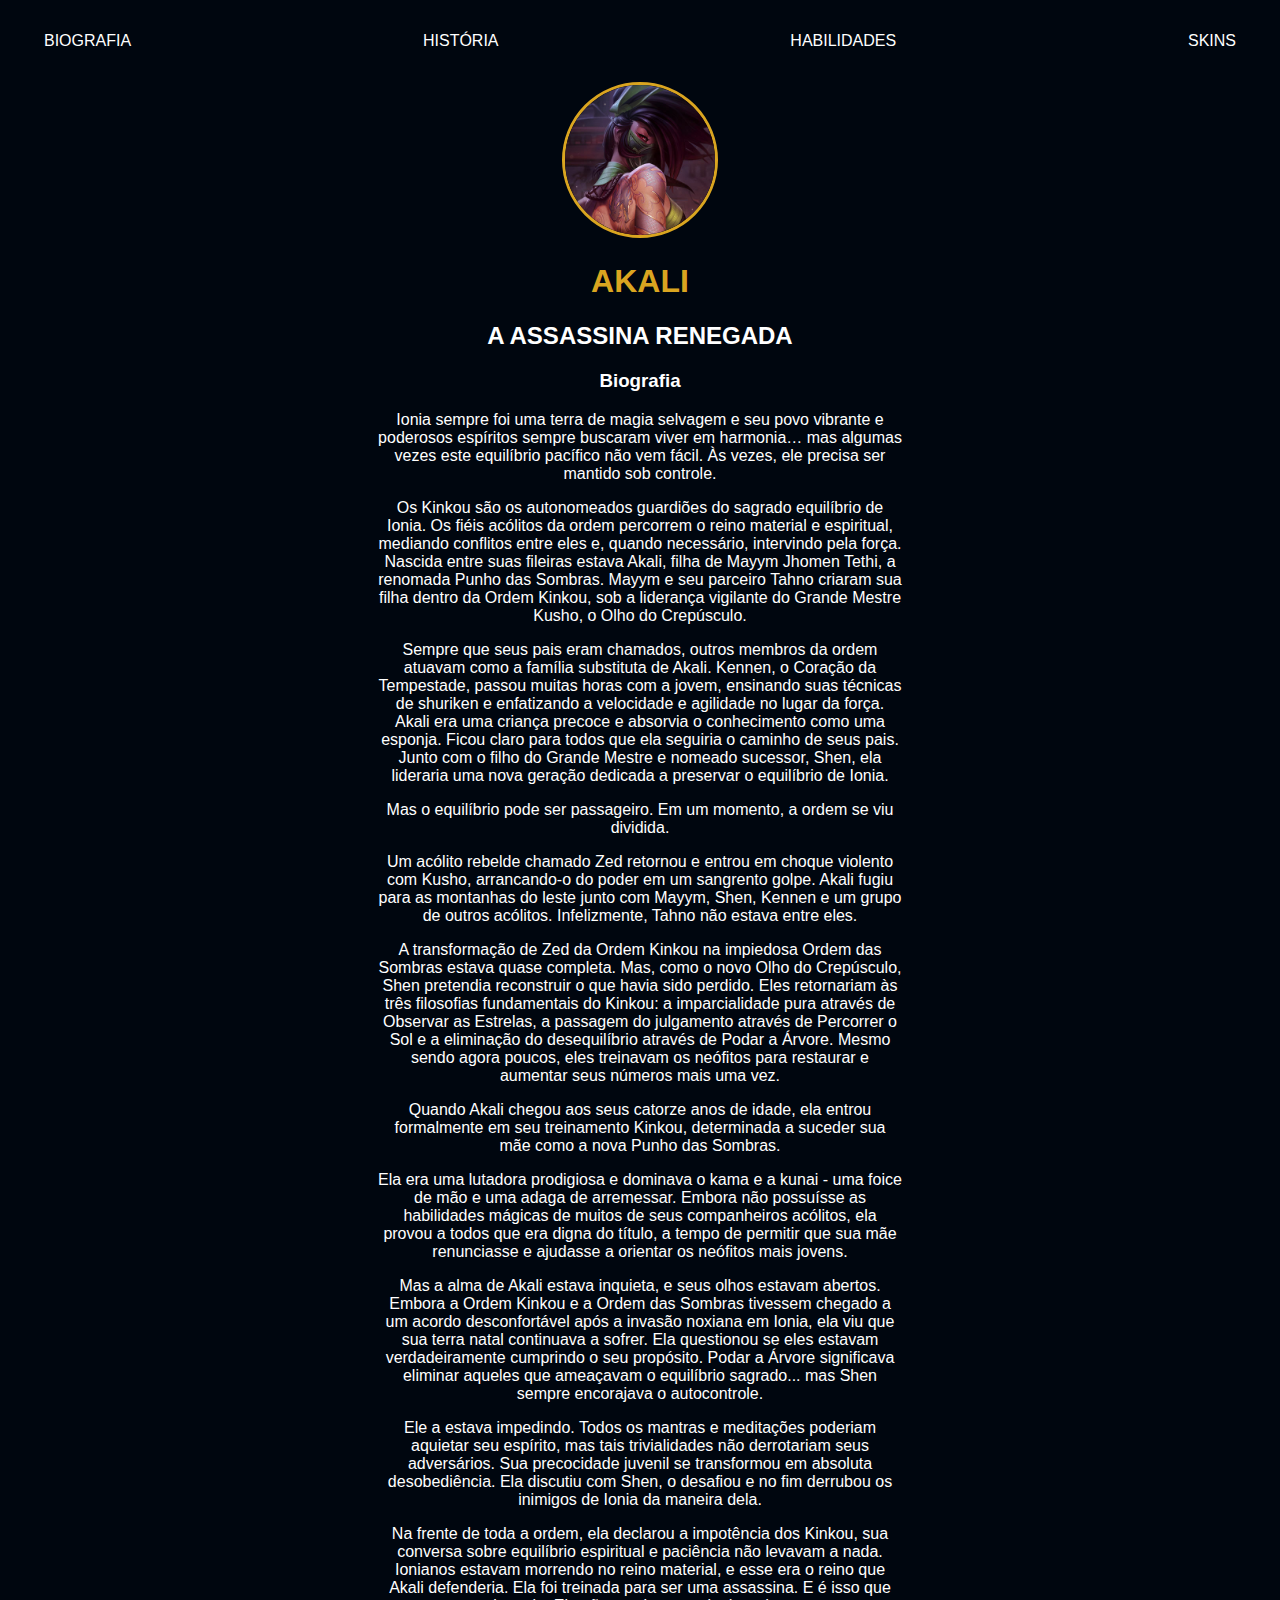
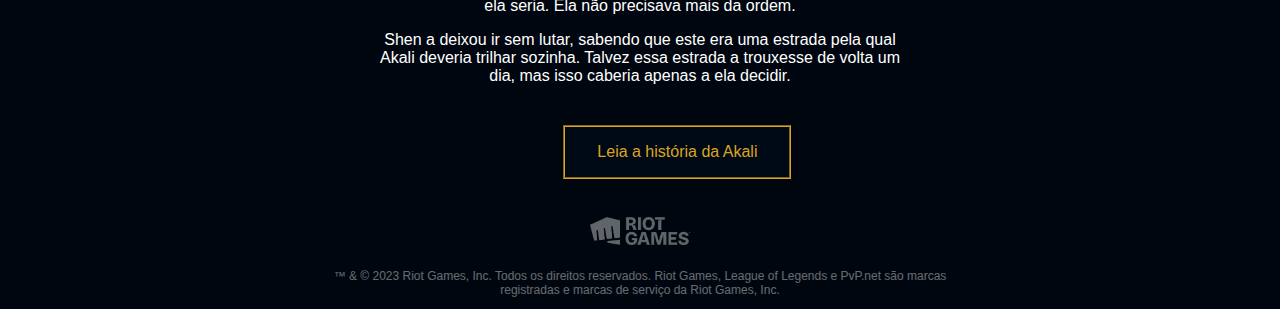
<file: index.html>
<!DOCTYPE html>
<html lang="pt">
<head>
    <meta charset="UTF-8">
    <meta name="viewport" content="width=device-width, initial-scale=1.0">
    <title>Akali - Biografia</title>
    <link rel="icon" href="img/xxeelg0amua51.webp">
    <link rel="stylesheet" href="style.css">
</head>
<body>
    <nav>
        <ul>
            <li>
                <a href="index.html">BIOGRAFIA</a>
            </li>
            <li>
                <a href="historia.html">HISTÓRIA</a>
            </li>
            <li>
                <a href="habilidades.html">HABILIDADES</a>
            </li>
            <li>
                <a href="skins.html">SKINS</a>
            </li>
            
        </ul>
    </nav>
    <header>
        <div class="center">
            <img src="img/Akali.jpg" alt="" srcset="">
        </div>
        <h1>AKALI</h1>
        <h2>A ASSASSINA RENEGADA</h2>
    </header>
    <main>
        <div class="texto">
            <section>
                <h3>Biografia</h3>
                <p>Ionia sempre foi uma terra de magia selvagem e seu povo vibrante e poderosos espíritos sempre buscaram viver em harmonia… mas algumas vezes este equilíbrio pacífico não vem fácil. Às vezes, ele precisa ser mantido sob controle. <p>
                    Os Kinkou são os autonomeados guardiões do sagrado equilíbrio de Ionia. Os fiéis acólitos da ordem percorrem o reino material e espiritual, mediando conflitos entre eles e, quando necessário, intervindo pela força. Nascida entre suas fileiras estava Akali, filha de Mayym Jhomen Tethi, a renomada Punho das Sombras. Mayym e seu parceiro Tahno criaram sua filha dentro da Ordem Kinkou, sob a liderança vigilante do Grande Mestre Kusho, o Olho do Crepúsculo. <p>        
                    Sempre que seus pais eram chamados, outros membros da ordem atuavam como a família substituta de Akali. Kennen, o Coração da Tempestade, passou muitas horas com a jovem, ensinando suas técnicas de shuriken e enfatizando a velocidade e agilidade no lugar da força. Akali era uma criança precoce e absorvia o conhecimento como uma esponja. Ficou claro para todos que ela seguiria o caminho de seus pais. Junto com o filho do Grande Mestre e nomeado sucessor, Shen, ela lideraria uma nova geração dedicada a preservar o equilíbrio de Ionia. <p>
                    Mas o equilíbrio pode ser passageiro. Em um momento, a ordem se viu dividida. <p>             
                    Um acólito rebelde chamado Zed retornou e entrou em choque violento com Kusho, arrancando-o do poder em um sangrento golpe. Akali fugiu para as montanhas do leste junto com Mayym, Shen, Kennen e um grupo de outros acólitos. Infelizmente, Tahno não estava entre eles. <p>                
                    A transformação de Zed da Ordem Kinkou na impiedosa Ordem das Sombras estava quase completa. Mas, como o novo Olho do Crepúsculo, Shen pretendia reconstruir o que havia sido perdido. Eles retornariam às três filosofias fundamentais do Kinkou: a imparcialidade pura através de Observar as Estrelas, a passagem do julgamento através de Percorrer o Sol e a eliminação do desequilíbrio através de Podar a Árvore. Mesmo sendo agora poucos, eles treinavam os neófitos para restaurar e aumentar seus números mais uma vez. <p>
                    Quando Akali chegou aos seus catorze anos de idade, ela entrou formalmente em seu treinamento Kinkou, determinada a suceder sua mãe como a nova Punho das Sombras. <p>
                    Ela era uma lutadora prodigiosa e dominava o kama e a kunai - uma foice de mão e uma adaga de arremessar. Embora não possuísse as habilidades mágicas de muitos de seus companheiros acólitos, ela provou a todos que era digna do título, a tempo de permitir que sua mãe renunciasse e ajudasse a orientar os neófitos mais jovens. <p>
                    Mas a alma de Akali estava inquieta, e seus olhos estavam abertos. Embora a Ordem Kinkou e a Ordem das Sombras tivessem chegado a um acordo desconfortável após a invasão noxiana em Ionia, ela viu que sua terra natal continuava a sofrer. Ela questionou se eles estavam verdadeiramente cumprindo o seu propósito. Podar a Árvore significava eliminar aqueles que ameaçavam o equilíbrio sagrado... mas Shen sempre encorajava o autocontrole. <p>
                    Ele a estava impedindo. Todos os mantras e meditações poderiam aquietar seu espírito, mas tais trivialidades não derrotariam seus adversários. Sua precocidade juvenil se transformou em absoluta desobediência. Ela discutiu com Shen, o desafiou e no fim derrubou os inimigos de Ionia da maneira dela. <p> 
                    Na frente de toda a ordem, ela declarou a impotência dos Kinkou, sua conversa sobre equilíbrio espiritual e paciência não levavam a nada. Ionianos estavam morrendo no reino material, e esse era o reino que Akali defenderia. Ela foi treinada para ser uma assassina. E é isso que ela seria. Ela não precisava mais da ordem. <p>
                    Shen a deixou ir sem lutar, sabendo que este era uma estrada pela qual Akali deveria trilhar sozinha. Talvez essa estrada a trouxesse de volta um dia, mas isso caberia apenas a ela decidir.</p>
            </section>
            <section class="leia">
                <a href="historia.html">
                    <fieldset>
                        <p>Leia a história da Akali</p>
                    </fieldset>  
                </a> 
            </section>
        </div>
    </main>
    <footer>
        <div class="riot">
            <a href="https://www.riotgames.com/pt-br"> <img src="img/riot.png" alt=""></a>
        </div>
        <p class="direitos">™ &amp; © 2023 Riot Games, Inc. Todos os direitos reservados. Riot Games, League of Legends e PvP.net são marcas<br> registradas e marcas de serviço da Riot Games, Inc.</p>
    </footer>

</body>
</html>
</file>
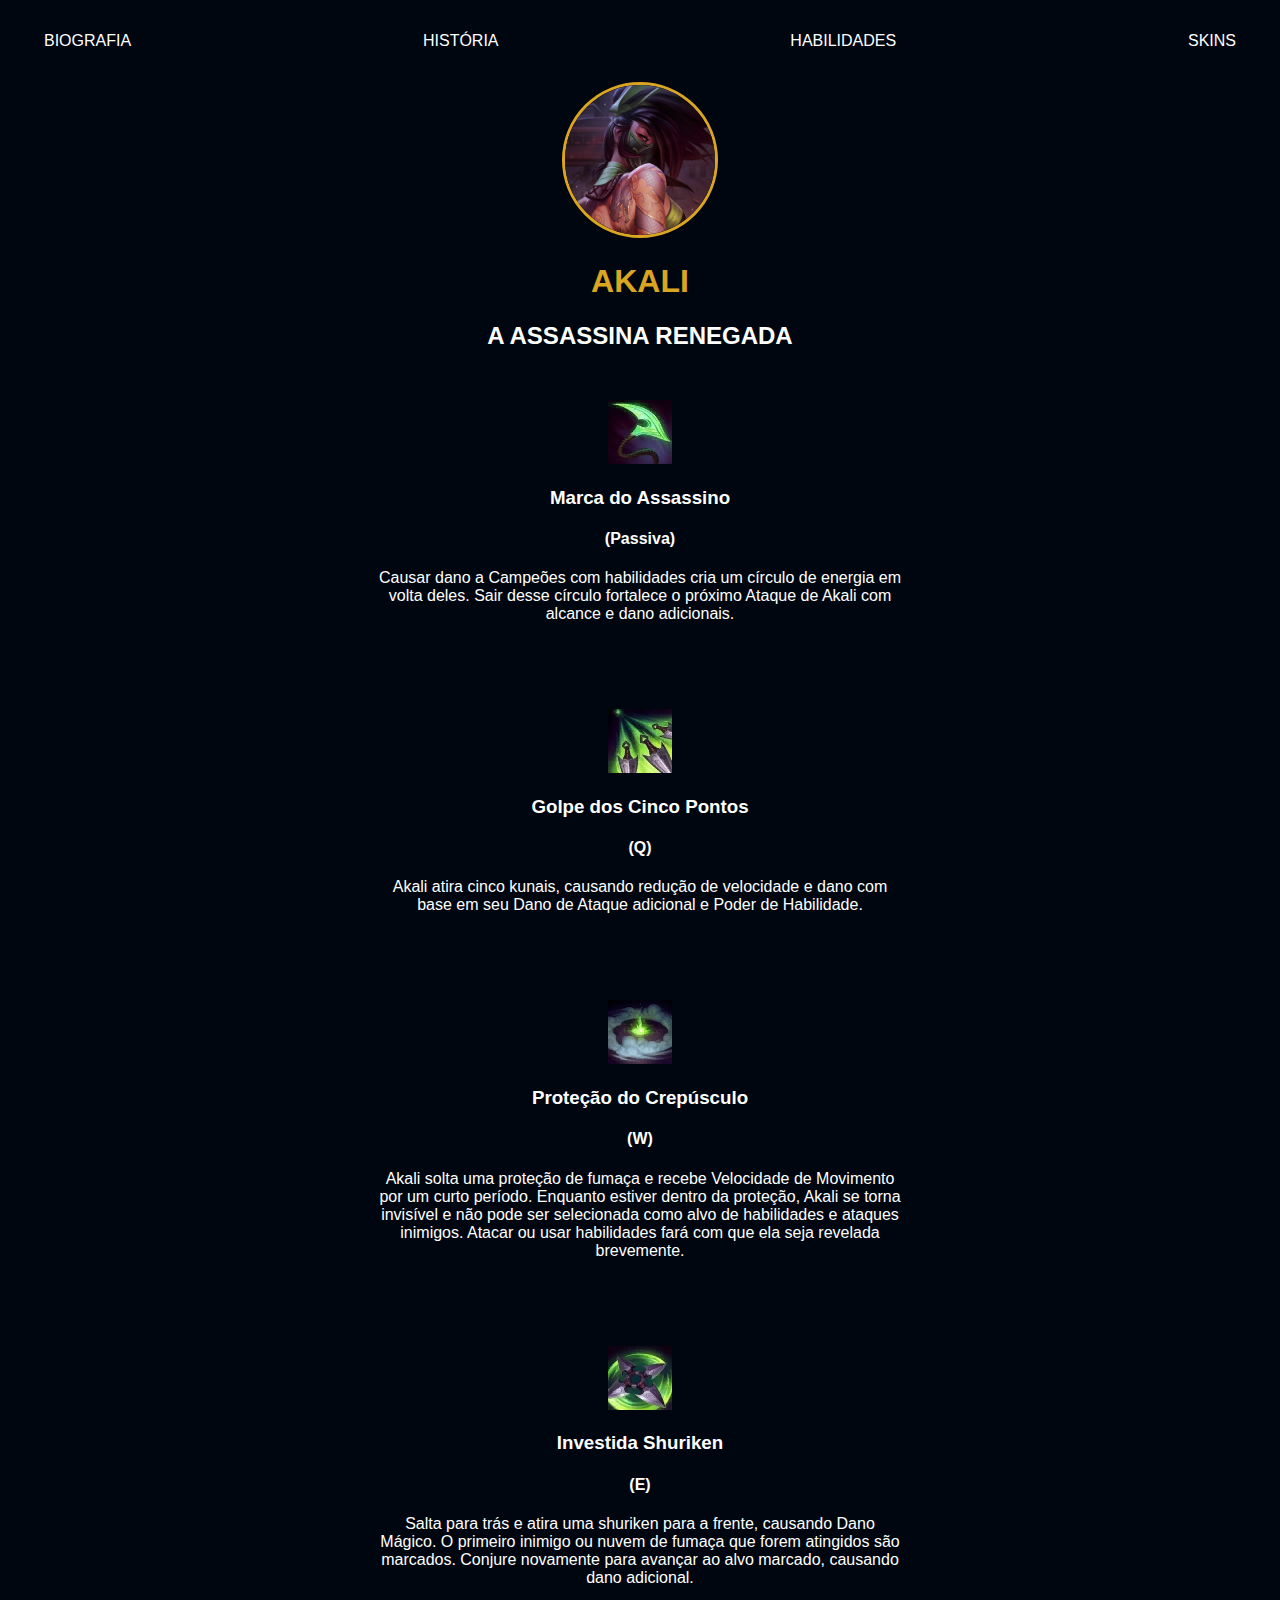
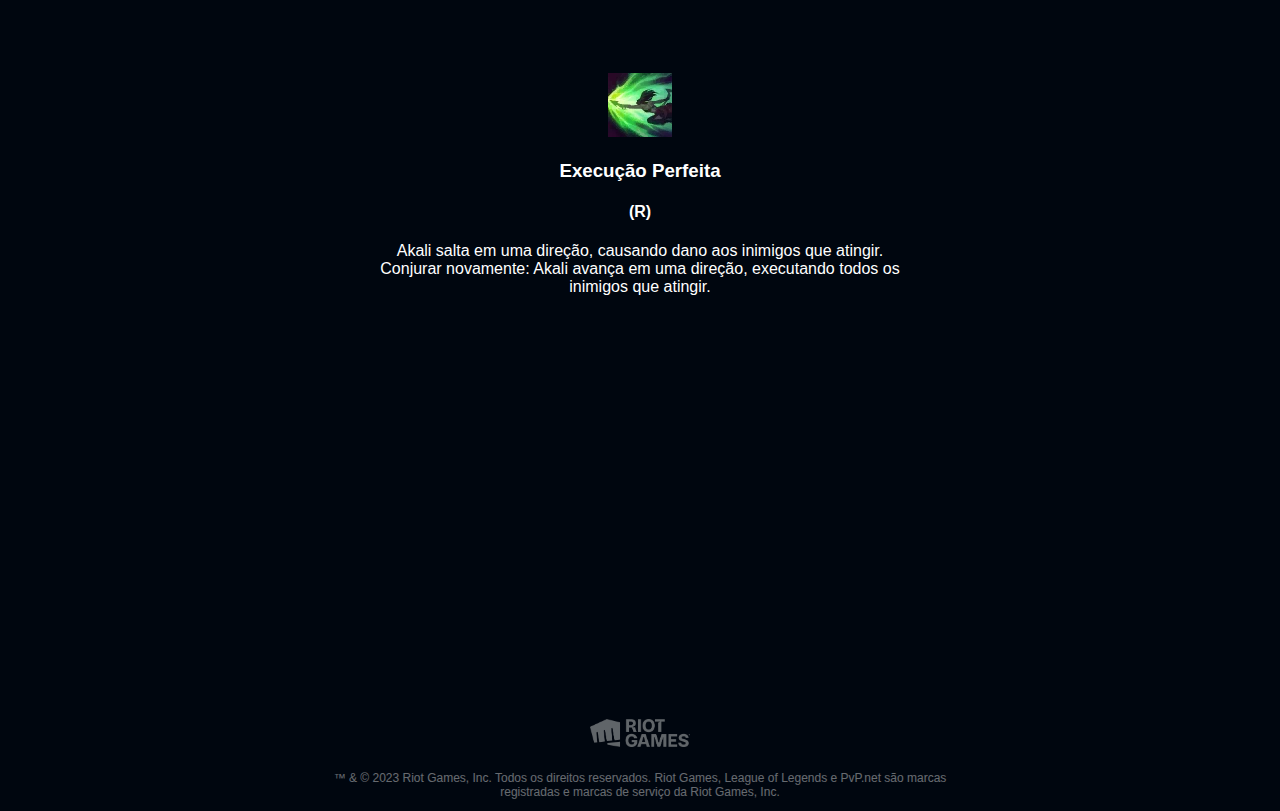
<file: habilidades.html>
<!DOCTYPE html>
<html lang="pt">
<head>
    <meta charset="UTF-8">
    <meta name="viewport" content="width=device-width, initial-scale=1.0">
    <title>Akali - Habilidades</title>
    <link rel="icon" href="img/xxeelg0amua51.webp">
    <link rel="stylesheet" href="style.css">
</head>
<body>
    <nav>
        <ul>
            <li>
                <a href="index.html">BIOGRAFIA</a>
            </li>
            <li>
                <a href="historia.html">HISTÓRIA</a>
            </li>
            <li>
                <a href="habilidades.html">HABILIDADES</a>
            </li>
            <li>
                <a href="skins.html">SKINS</a>
            </li>
            
        </ul>
    </nav>
    <header>
        <div class="center">
            <img src="img/Akali.jpg">
            
        </div>
        <h1>AKALI</h1>
        <h2>A ASSASSINA RENEGADA</h2>
    </header>
        <div  class="habilidades">
            <main>
                    <section class="passiva">   
                    <img src="img/passiva.webp" > 
                    <h3>Marca do Assassino</h3>
                    <h4>(Passiva)</h4>
                    <p>Causar dano a Campeões com habilidades cria um círculo de energia em volta deles. Sair desse círculo fortalece o próximo Ataque de Akali com alcance e dano adicionais.</p>
                </section>
                <section class="Q">  
                    <img src="img/Q.webp" > 
                    <h3>Golpe dos Cinco Pontos</h3>
                    <h4>(Q)</h4>
                    <p>Akali atira cinco kunais, causando redução de velocidade e dano com base em seu Dano de Ataque adicional e Poder de Habilidade.</p>
                </section>
                <section class="W">   
                    <img src="img/W.webp" > 
                    <h3>Proteção do Crepúsculo</h3>
                    <h4>(W)</h4>
                    <p>Akali solta uma proteção de fumaça e recebe Velocidade de Movimento por um curto período. Enquanto estiver dentro da proteção, Akali se torna invisível e não pode ser selecionada como alvo de habilidades e ataques inimigos. Atacar ou usar habilidades fará com que ela seja revelada brevemente.</p>
                </section>
                <section class="E">   
                    <img src="img/E.webp" > 
                    <h3>Investida Shuriken</h3>
                    <h4>(E)</h4> 
                    <p>Salta para trás e atira uma shuriken para a frente, causando Dano Mágico. O primeiro inimigo ou nuvem de fumaça que forem atingidos são marcados. Conjure novamente para avançar ao alvo marcado, causando dano adicional.</p>
                </section>
                <section class="R">   
                    <img src="img/R.webp" >
                    <h3>Execução Perfeita</h3>
                    <h4>(R)</h4>
                    <p>Akali salta em uma direção, causando dano aos inimigos que atingir. Conjurar novamente: Akali avança em uma direção, executando todos os inimigos que atingir.</p>
                </section>
                <section>
                    <iframe width="560" height="315" src="https://www.youtube.com/embed/blPQY79OKoU?si=1xUafR1FUK8KGsKu&amp;start=29" title="YouTube video player" frameborder="0" allow="accelerometer; autoplay; clipboard-write; encrypted-media; gyroscope; picture-in-picture; web-share" allowfullscreen></iframe>
                </section>
            </main>
        </div>
        <footer>
        <div class="riot">
            <a href="https://www.riotgames.com/pt-br"> <img src="img/riot.png" alt=""></a>
        </div>
        <p class="direitos">™ &amp; © 2023 Riot Games, Inc. Todos os direitos reservados. Riot Games, League of Legends e PvP.net são marcas<br> registradas e marcas de serviço da Riot Games, Inc.</p>
    </footer>
</body>
</html>
</file>
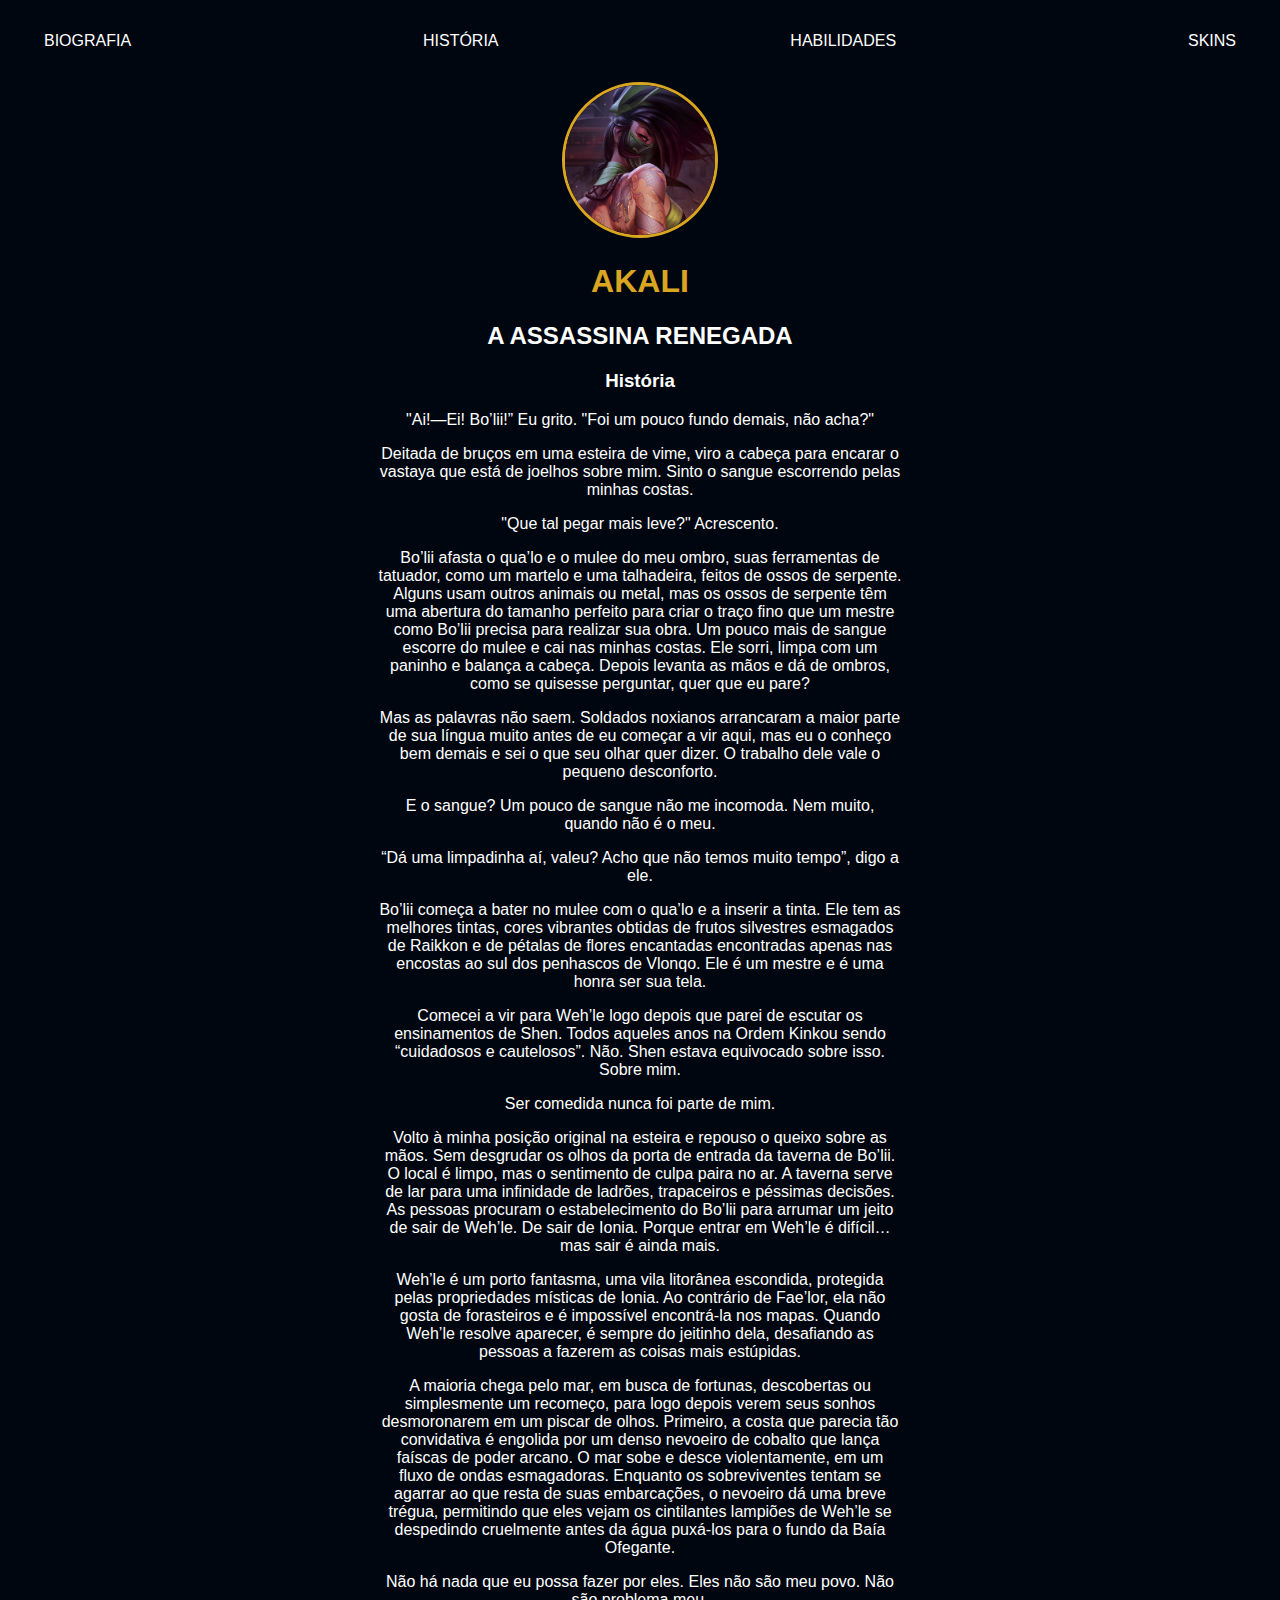
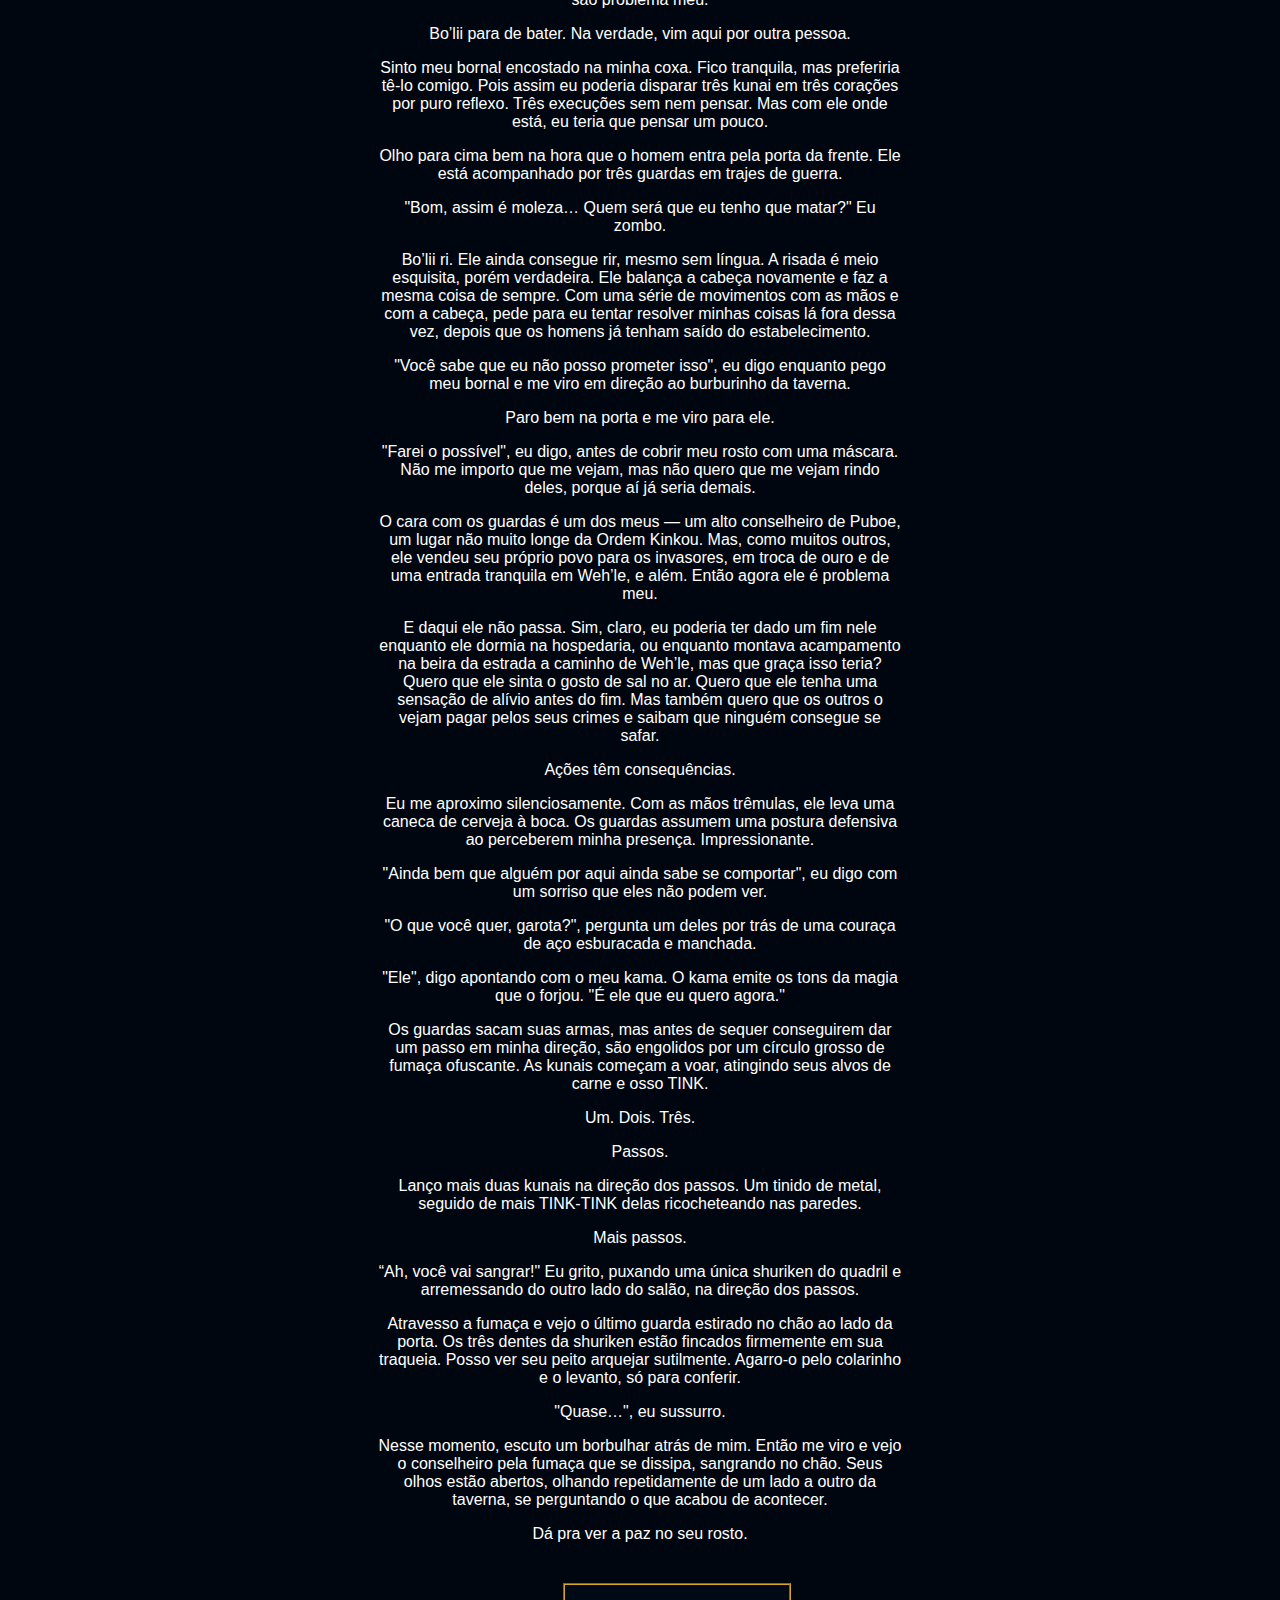
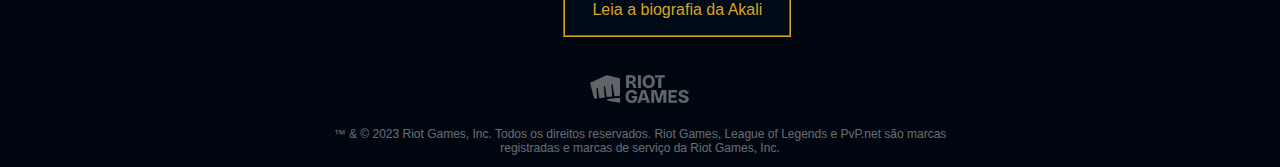
<file: historia.html>
<!DOCTYPE html>
<html lang="pt">
<head>
    <meta charset="UTF-8">
    <meta name="viewport" content="width=device-width, initial-scale=1.0">
    <title>Akali - História</title>
    <link rel="icon" href="img/xxeelg0amua51.webp">
    <link rel="stylesheet" href="style.css">
</head>
<body>
    <nav>
        <ul>
            <li>
                <a href="index.html">BIOGRAFIA</a>
            </li>
            <li>
                <a href="historia.html">HISTÓRIA</a>
            </li>
            <li>
                <a href="habilidades.html">HABILIDADES</a>
            </li>
            <li>
                <a href="skins.html">SKINS</a>
            </li>
            
        </ul>
    </nav>
    <header>
        <div class="center">
            <img src="img/Akali.jpg" alt="" srcset="">
        </div>
        <h1>AKALI</h1>
        <h2>A ASSASSINA RENEGADA</h2>
    </header>
    <main>
        <div class="texto">
            <section>
                <h3>
                    História
                </h3>
                <p>"Ai!—Ei! Bo’lii!” Eu grito. "Foi um pouco fundo demais, não acha?"

                <p>    Deitada de bruços em uma esteira de vime, viro a cabeça para encarar o vastaya que está de joelhos sobre mim. Sinto o sangue escorrendo pelas minhas costas.
                    
                <p>  "Que tal pegar mais leve?" Acrescento.
                    
                 <p>   Bo’lii afasta o qua’lo e o mulee do meu ombro, suas ferramentas de tatuador, como um martelo e uma talhadeira, feitos de ossos de serpente. Alguns usam outros animais ou metal, mas os ossos de serpente têm uma abertura do tamanho perfeito para criar o traço fino que um mestre como Bo’lii precisa para realizar sua obra. Um pouco mais de sangue escorre do mulee e cai nas minhas costas. Ele sorri, limpa com um paninho e balança a cabeça. Depois levanta as mãos e dá de ombros, como se quisesse perguntar, quer que eu pare?
                    
                <p>   Mas as palavras não saem. Soldados noxianos arrancaram a maior parte de sua língua muito antes de eu começar a vir aqui, mas eu o conheço bem demais e sei o que seu olhar quer dizer. O trabalho dele vale o pequeno desconforto.
                    
                <p>    E o sangue? Um pouco de sangue não me incomoda. Nem muito, quando não é o meu.
                    
                <p>   “Dá uma limpadinha aí, valeu? Acho que não temos muito tempo”, digo a ele.
                    
                    <p>    Bo’lii começa a bater no mulee com o qua’lo e a inserir a tinta. Ele tem as melhores tintas, cores vibrantes obtidas de frutos silvestres esmagados de Raikkon e de pétalas de flores encantadas encontradas apenas nas encostas ao sul dos penhascos de Vlonqo. Ele é um mestre e é uma honra ser sua tela.
                    
                        <p>   Comecei a vir para Weh’le logo depois que parei de escutar os ensinamentos de Shen. Todos aqueles anos na Ordem Kinkou sendo “cuidadosos e cautelosos”. Não. Shen estava equivocado sobre isso. Sobre mim.
                    
                            <p>               Ser comedida nunca foi parte de mim.
                    
                                <p>         Volto à minha posição original na esteira e repouso o queixo sobre as mãos. Sem desgrudar os olhos da porta de entrada da taverna de Bo’lii. O local é limpo, mas o sentimento de culpa paira no ar. A taverna serve de lar para uma infinidade de ladrões, trapaceiros e péssimas decisões. As pessoas procuram o estabelecimento do Bo’lii para arrumar um jeito de sair de Weh’le. De sair de Ionia. Porque entrar em Weh’le é difícil… mas sair é ainda mais.
                    
                                    <p>    Weh’le é um porto fantasma, uma vila litorânea escondida, protegida pelas propriedades místicas de Ionia. Ao contrário de Fae’lor, ela não gosta de forasteiros e é impossível encontrá-la nos mapas. Quando Weh’le resolve aparecer, é sempre do jeitinho dela, desafiando as pessoas a fazerem as coisas mais estúpidas.
                    
                                        <p>   A maioria chega pelo mar, em busca de fortunas, descobertas ou simplesmente um recomeço, para logo depois verem seus sonhos desmoronarem em um piscar de olhos. Primeiro, a costa que parecia tão convidativa é engolida por um denso nevoeiro de cobalto que lança faíscas de poder arcano. O mar sobe e desce violentamente, em um fluxo de ondas esmagadoras. Enquanto os sobreviventes tentam se agarrar ao que resta de suas embarcações, o nevoeiro dá uma breve trégua, permitindo que eles vejam os cintilantes lampiões de Weh’le se despedindo cruelmente antes da água puxá-los para o fundo da Baía Ofegante.
                    
                                            <p>  Não há nada que eu possa fazer por eles. Eles não são meu povo. Não são problema meu.
                    
                                                <p>  Bo’lii para de bater. Na verdade, vim aqui por outra pessoa.
                    
                                                    <p> Sinto meu bornal encostado na minha coxa. Fico tranquila, mas preferiria tê-lo comigo. Pois assim eu poderia disparar três kunai em três corações por puro reflexo. Três execuções sem nem pensar. Mas com ele onde está, eu teria que pensar um pouco.
                    
                                                        <p> Olho para cima bem na hora que o homem entra pela porta da frente. Ele está acompanhado por três guardas em trajes de guerra.
                    
                                                            <p> "Bom, assim é moleza… Quem será que eu tenho que matar?" Eu zombo.
                    
                                                                <p> Bo’lii ri. Ele ainda consegue rir, mesmo sem língua. A risada é meio esquisita, porém verdadeira. Ele balança a cabeça novamente e faz a mesma coisa de sempre. Com uma série de movimentos com as mãos e com a cabeça, pede para eu tentar resolver minhas coisas lá fora dessa vez, depois que os homens já tenham saído do estabelecimento.
                    
                                                                    <p> "Você sabe que eu não posso prometer isso", eu digo enquanto pego meu bornal e me viro em direção ao burburinho da taverna.
                    
                                                                        <p>  Paro bem na porta e me viro para ele.
                    
                                                                            <p> "Farei o possível", eu digo, antes de cobrir meu rosto com uma máscara. Não me importo que me vejam, mas não quero que me vejam rindo deles, porque aí já seria demais.
                    
                                                                                <p> O cara com os guardas é um dos meus — um alto conselheiro de Puboe, um lugar não muito longe da Ordem Kinkou. Mas, como muitos outros, ele vendeu seu próprio povo para os invasores, em troca de ouro e de uma entrada tranquila em Weh’le, e além. Então agora ele é problema meu.
                    
                                                                                    <p>  E daqui ele não passa. Sim, claro, eu poderia ter dado um fim nele enquanto ele dormia na hospedaria, ou enquanto montava acampamento na beira da estrada a caminho de Weh’le, mas que graça isso teria? Quero que ele sinta o gosto de sal no ar. Quero que ele tenha uma sensação de alívio antes do fim. Mas também quero que os outros o vejam pagar pelos seus crimes e saibam que ninguém consegue se safar.
                    
                                                                                        <p> Ações têm consequências.
                    
                                                                                            <p> Eu me aproximo silenciosamente. Com as mãos trêmulas, ele leva uma caneca de cerveja à boca. Os guardas assumem uma postura defensiva ao perceberem minha presença. Impressionante.
                    
                                                                                                <p>"Ainda bem que alguém por aqui ainda sabe se comportar", eu digo com um sorriso que eles não podem ver.
                    
                                                                                                    <p> "O que você quer, garota?", pergunta um deles por trás de uma couraça de aço esburacada e manchada.
                    
                                                                                                        <p> "Ele", digo apontando com o meu kama. O kama emite os tons da magia que o forjou. "É ele que eu quero agora."
                    
                                                                                                            <p> Os guardas sacam suas armas, mas antes de sequer conseguirem dar um passo em minha direção, são engolidos por um círculo grosso de fumaça ofuscante. As kunais começam a voar, atingindo seus alvos de carne e osso TINK.
                    
                                                                                                                <p> Um. Dois. Três.
                    
                                                                                                                    <p>  Passos.
                    
                                                                                                                        <p> Lanço mais duas kunais na direção dos passos. Um tinido de metal, seguido de mais TINK-TINK delas ricocheteando nas paredes.
                    
                                                                                                                            <p> Mais passos.
                    
                                                                                                                                <p> “Ah, você vai sangrar!" Eu grito, puxando uma única shuriken do quadril e arremessando do outro lado do salão, na direção dos passos.
                    
                                                                                                                                    <p> Atravesso a fumaça e vejo o último guarda estirado no chão ao lado da porta. Os três dentes da shuriken estão fincados firmemente em sua traqueia. Posso ver seu peito arquejar sutilmente. Agarro-o pelo colarinho e o levanto, só para conferir.
                    
                                                                                                                                        <p> "Quase…", eu sussurro.
                    
                                                                                                                                            <p> Nesse momento, escuto um borbulhar atrás de mim. Então me viro e vejo o conselheiro pela fumaça que se dissipa, sangrando no chão. Seus olhos estão abertos, olhando repetidamente de um lado a outro da taverna, se perguntando o que acabou de acontecer.
                    
                                                                                                                                                <p> Dá pra ver a paz no seu rosto.</p>
            </section>
            <section class="leia">
                <a href="index.html">
                    <fieldset>
                        <p>Leia a biografia da Akali</p>
                    </fieldset>  
                </a> 
            </section>
        </div>
    </main>
    <footer>
        <div class="riot">
            <a href="https://www.riotgames.com/pt-br"> <img src="img/riot.png" alt=""></a>
        </div>
        <p class="direitos">™ &amp; © 2023 Riot Games, Inc. Todos os direitos reservados. Riot Games, League of Legends e PvP.net são marcas<br> registradas e marcas de serviço da Riot Games, Inc.</p>
    </footer>
</body>
</html>
</file>
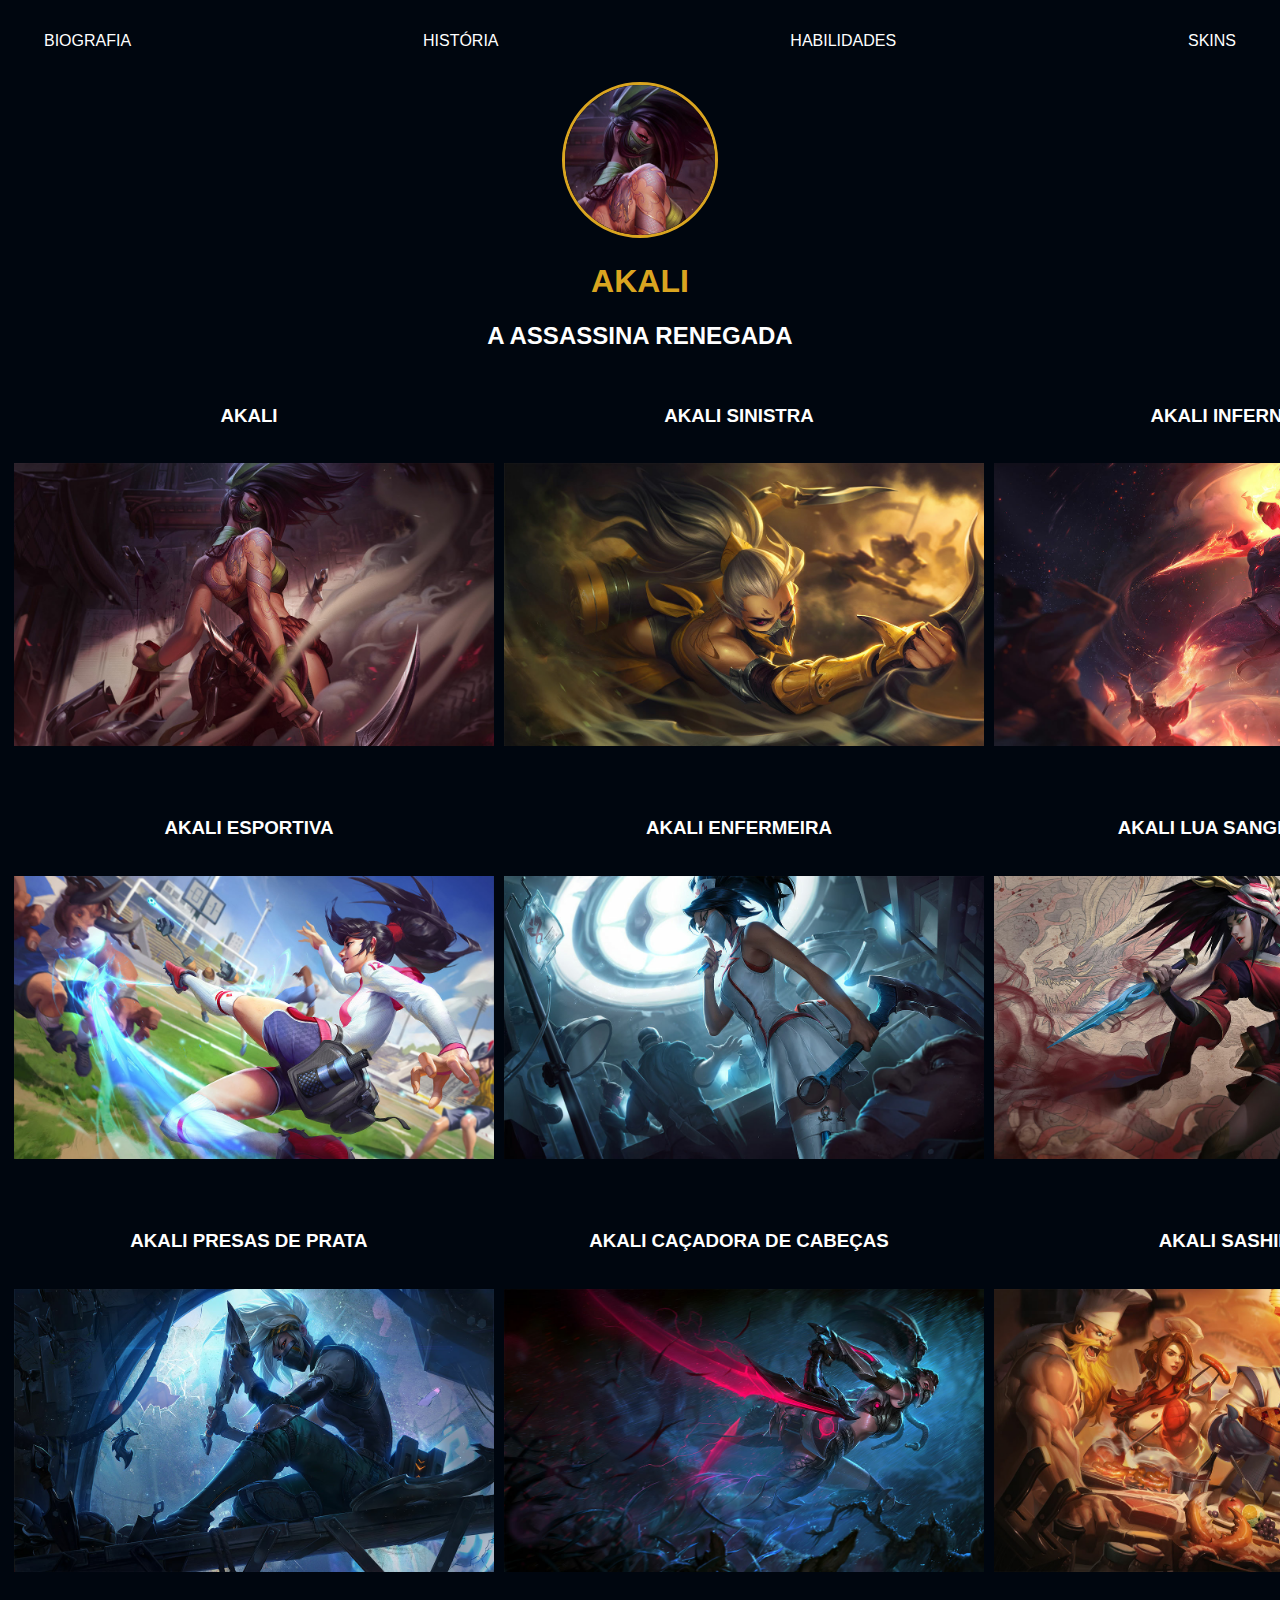
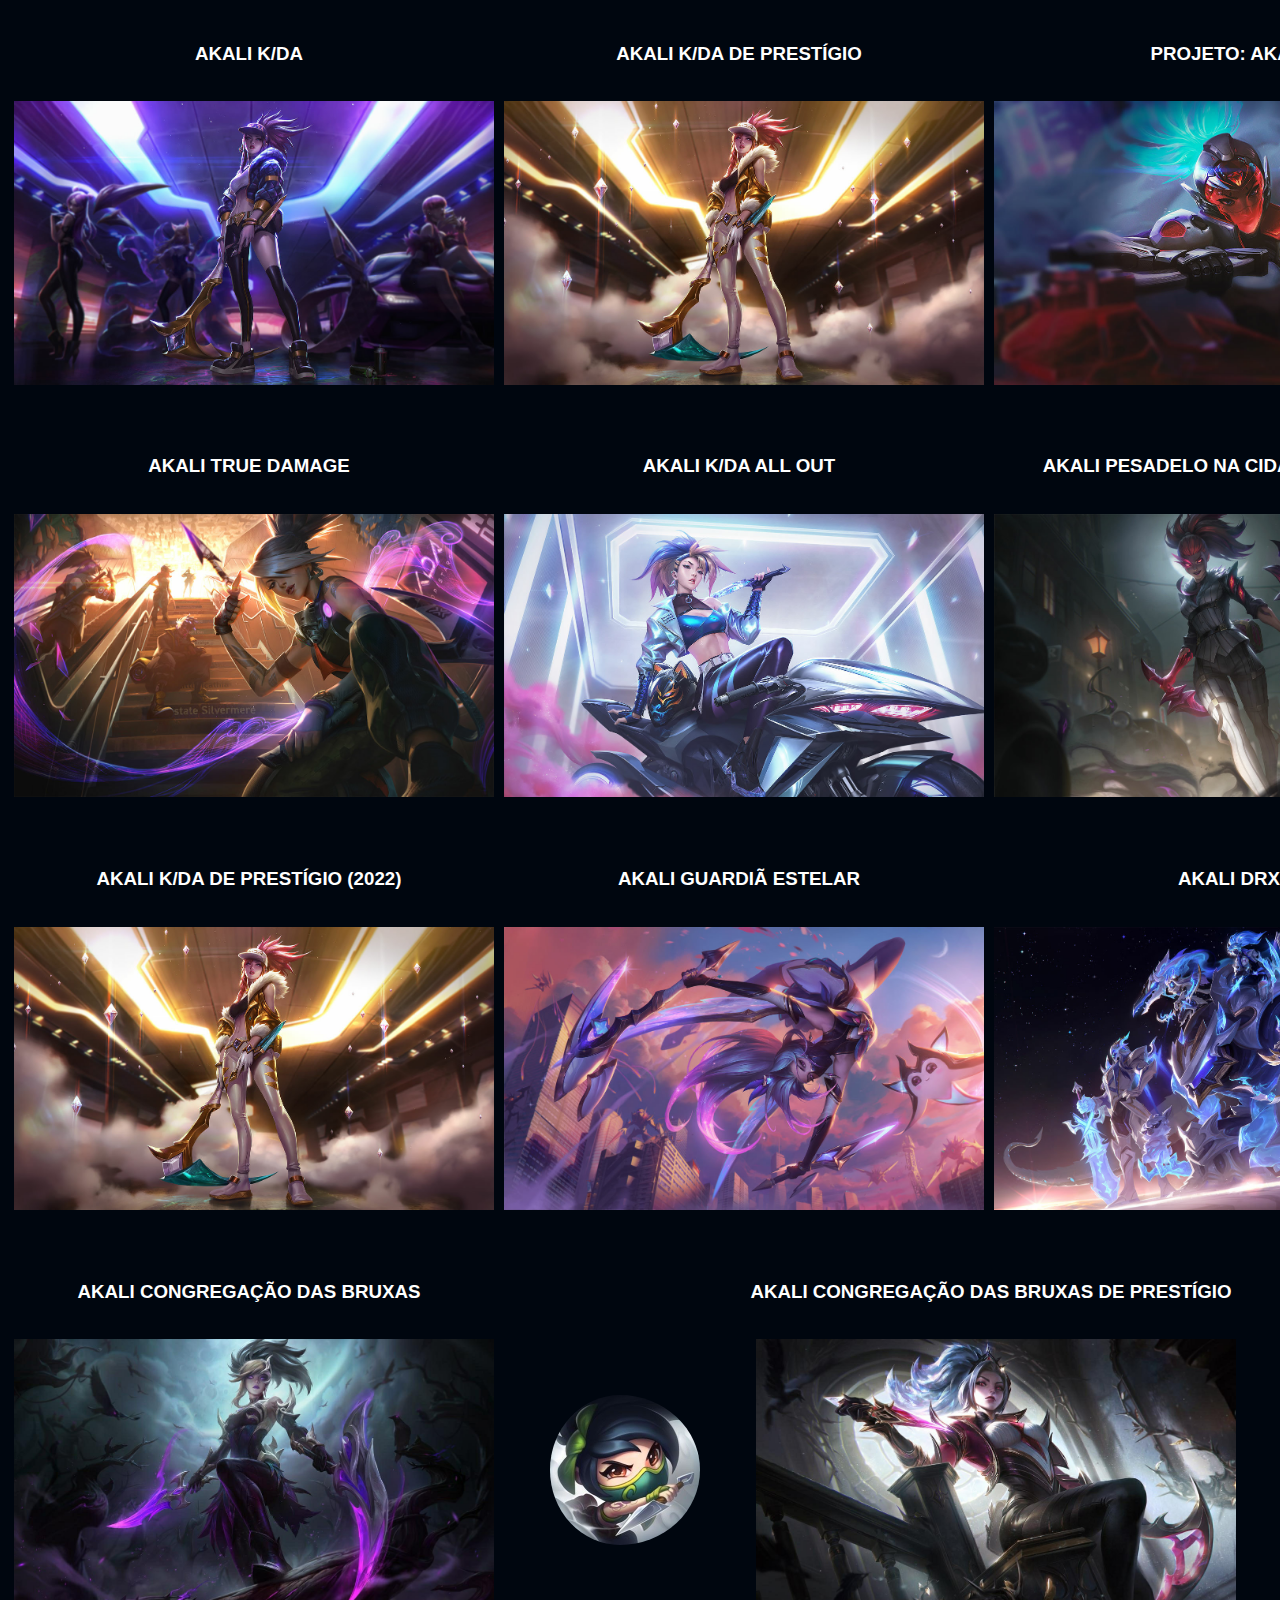
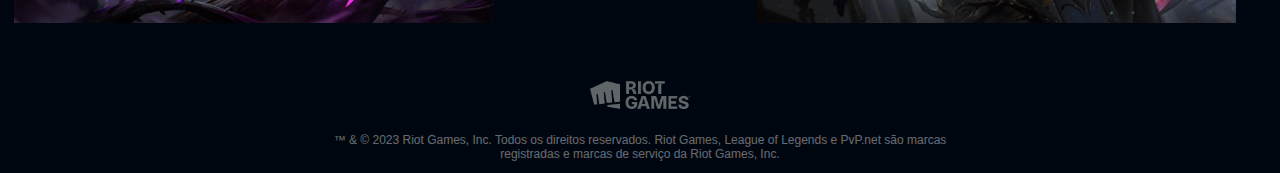
<file: skins.html>
<!DOCTYPE html>
<html lang="pt">
<head>
    <meta charset="UTF-8">
    <meta name="viewport" content="width=device-width, initial-scale=1.0">
    <title>Akali - Skins</title>
    <link rel="icon" href="img/xxeelg0amua51.webp">
    <link rel="stylesheet" href="style.css">
</head>
<body>
    <nav>
        <ul>
            <li>
                <a href="index.html">BIOGRAFIA</a>
            </li>
            <li>
                <a href="historia.html">HISTÓRIA</a>
            </li>
            <li>
                <a href="habilidades.html">HABILIDADES</a>
            </li>
            <li>
                <a href="skins.html">SKINS</a>
            </li>
            
        </ul>
    </nav>
    <header>
        <div class="center">
            <img src="img/Akali.jpg" alt="" srcset="">
        </div>
        <h1>AKALI</h1>
        <h2>A ASSASSINA RENEGADA</h2>
    </header>
    <MAIN>
        <section class="lista1"> 
            <ul>
                <li>
                    <h3>AKALI</h3> <br>
                    <img src="img/SKINAKALI.jpg" alt="">
                </li>
                <li>
                    <h3> AKALI SINISTRA</h3> <br>
                    <img src="img/AKALISINISTRA.jpg" alt="">
                </li>
                <li>
                    <h3>AKALI INFERNAL</h3> <br>
                    <img src="img/AKALIINFERNAL.jpg" alt="">
                </li>
            </ul>
        </section>
        <section class="lista1"> 
            <ul>
                <li>
                    <h3>AKALI ESPORTIVA</h3> <br>
                    <img src="img/AKALIESPORTIVA.jpg" alt="">
                </li>
                <li>
                    <h3> AKALI ENFERMEIRA</h3> <br>
                    <img src="img/ENFERMEIRA.jpg" alt="">
                </li>
                <li>
                    <h3>AKALI LUA SANGRENTA</h3> <br>
                    <img src="img/LUASANGRENTA.jpg" alt="">
                </li>
            </ul>
        </section>
        <section class="lista1"> 
            <ul>
                <li>
                    <h3>AKALI PRESAS DE PRATA</h3> <br>
                    <img src="img/PRESASDEPRATA.jpg" alt="">
                </li>
                <li>
                    <h3> AKALI CAÇADORA DE CABEÇAS</h3> <br>
                    <img src="img/CAÇADORA DE CABEÇAS.jpg" alt="">
                </li>
                <li>
                    <h3>AKALI SASHIMI</h3> <br>
                    <img src="img/SASHIMI.jpg" alt="">
                </li>
            </ul>
        </section>
        <section class="lista1"> 
            <ul>
                <li>
                    <h3>AKALI K/DA</h3> <br>
                    <img src="img/KDA.jpg" alt="">
                </li>
                <li>
                    <h3> AKALI K/DA DE PRESTÍGIO</h3> <br>
                    <img src="img/KDADEPRESTIGIO.jpg" alt="">
                </li>
                <li>
                    <h3>PROJETO: AKALI</h3> <br>
                    <img src="img/PROJETO.jpg" alt="">
                </li>
            </ul>
        </section>
        <section class="lista1"> 
            <ul>
                <li>
                    <h3>AKALI TRUE DAMAGE</h3> <br>
                    <img src="img/TRUE.jpg" alt="">
                </li>
                <li>
                    <h3> AKALI K/DA ALL OUT</h3> <br>
                    <img src="img/ALLOUT.jpg" alt="">
                </li>
                <li>
                    <h3>AKALI PESADELO NA CIDADE DO CRIME</h3> <br>
                    <img src="img/PESADELO.jpg" alt="">
                </li>
            </ul>
        </section>
        <section class="lista1"> 
            <ul>
                <li>
                    <h3>AKALI K/DA DE PRESTÍGIO (2022)</h3> <br>
                    <img src="img/PRESTIGIO2022.jpg" alt="">
                </li>
                <li>
                    <h3> AKALI GUARDIÃ ESTELAR</h3> <br>
                    <img src="img/GUARDIÃ.jpg" alt="">
                </li>
                <li>
                    <h3>AKALI DRX</h3> <br>
                    <img src="img/DRX.jpg" alt="">
                </li>
            </ul>
        <section> 
            <ul>
                <li>
                    <h3>AKALI CONGREGAÇÃO DAS BRUXAS</h3> <br>
                    <img src="img/BRUXAS.jpg" alt="">
                </li>
                <li>
                    <img src="img/ícone.jpg" class="icone">
                </li>
                <li>
                    <h3> AKALI CONGREGAÇÃO DAS BRUXAS DE PRESTÍGIO</h3> <br>
                    <img src="img/BRUXASPRESTÍGIO.jpg" alt="">
                </li>
            </ul>
        </section>
        </section>
    </MAIN>
    <footer>
        <div class="riot">
            <a href="https://www.riotgames.com/pt-br"> <img src="img/riot.png" alt=""></a>
        </div>
        <p class="direitos">™ &amp; © 2023 Riot Games, Inc. Todos os direitos reservados. Riot Games, League of Legends e PvP.net são marcas<br> registradas e marcas de serviço da Riot Games, Inc.</p>
    </footer>
</body>
</html>
</file>
<file: style.css>
body{
    font-size: 12pt;
    background-color: #00060f;
    font-family: 'Trebuchet MS', 'Lucida Sans Unicode', 'Lucida Grande', 'Lucida Sans', Arial, sans-serif;
    color: white;
    padding: 0px 20px;

}
ul{
    list-style-type: none;
    display: flex;
    justify-content: space-between;
    align-items: center;
    padding: 16px;
}
ul a{
    color: white;
    text-decoration: none;
    transition: 0.3s;
}
a{
    color: #daa520;
    text-decoration: none;
}
header img{
    width: 150px;
    height: 150px;
    border-radius: 50%;
    border: 3px solid #daa520;
}
.center{
    text-align: center;
}

h1{
    color: #daa520;
}
header{
    text-align: center;
}
.texto{
    text-align: center;    
    padding: 0px 350px;
}
fieldset{
    border-color: #daa520;
    background-color: #000916;
    width: 200px;
    padding-top: 0px;
    height: 40px;
    margin-top: 40px;
    transition: 1s;
}
.leia{
    padding: 0% 35%;
}
ul a:hover{
color: #daa520;
transition: 0.3s;
}
fieldset:hover{
    transform: scale(1.05,1.05);
    transition: 1s;
}
footer{
    margin-top: 38px;
}
footer img{
    width: 100px;
    opacity: 40%;
    transition: 0.3s;
}
.riot{
    text-align: center;
}
footer img:hover{
    opacity: 80%;
    transition: 0.38s;
}
.direitos{
    font-family: Arial, Helvetica, sans-serif;
    opacity: 40%;
    font-size: 9pt;
    text-align: center;
    padding-top: 8px;
}
.Q{
    position: relative;
    padding-top: 70px;
}
.W{
    position: relative;
    padding-top: 70px;
}
.E{
    position: relative;
    padding-top: 70px;
}
.R{
    position: relative;
    padding-top: 70px;
}
.habilidades{
    text-align: center;
    padding: 0px 350px;
    margin-top: 50px;
    
}
iframe{
    padding-top: 50px;
}
.todasfotos{
    margin-top: 50px;
}
ul img{
    width: 480px;
    padding-left: 10px;
}
.lista1{
    margin-left: -40px;
    text-align: center;
}
.icone{
    width: 150px;
    height: 150px;
    border-radius: 50%;
    margin-top: 55px;
}
</file>
